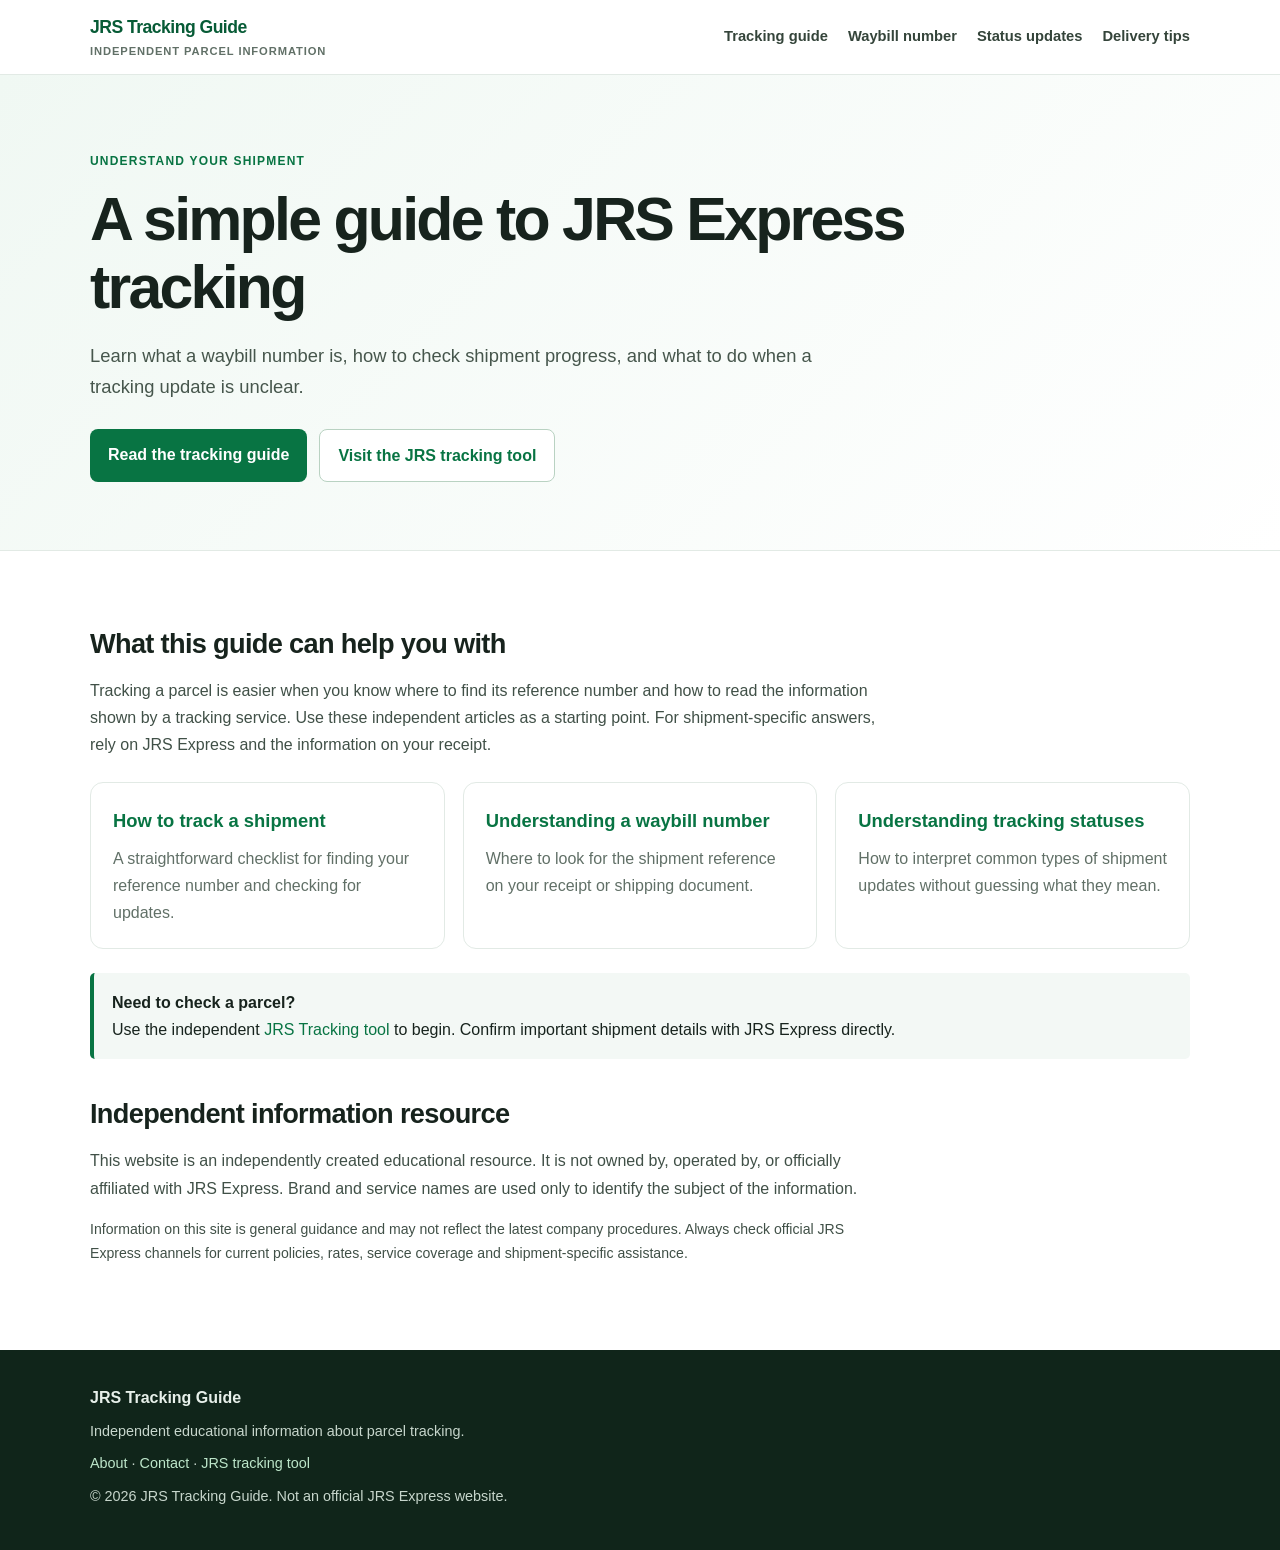
<file: index.html>
<!doctype html>
<html lang="en"><head><meta charset="utf-8"><meta name="viewport" content="width=device-width,initial-scale=1">
  <meta name="google-site-verification" content="-2aVvJ8oaGRu9CmoYB1gbvDHN2sowM9X8wVTmjIAGeE" />
<title>JRS Express Tracking Guide: Waybill and Shipment Help</title>
<meta name="description" content="An independent guide explaining JRS Express tracking, waybill numbers, shipment status updates and practical parcel-tracking tips.">
<link rel="canonical" href="https://jrs-tracking.github.io/guide/">
<link rel="stylesheet" href="assets/style.css"></head><body>
<header><div class="wrap nav"><a class="brand" href="index.html">JRS Tracking Guide<span>Independent parcel information</span></a><nav><a href="tracking-guide.html">Tracking guide</a><a href="waybill-number.html">Waybill number</a><a href="tracking-status.html">Status updates</a><a href="delivery-tips.html">Delivery tips</a></nav></div></header>
<section class="hero"><div class="wrap"><div class="eyebrow">Understand your shipment</div><h1>A simple guide to JRS Express tracking</h1><p class="lead">Learn what a waybill number is, how to check shipment progress, and what to do when a tracking update is unclear.</p><div class="actions"><a class="btn" href="tracking-guide.html">Read the tracking guide</a><a class="btn secondary" href="https://jrs-tracking.ph/">Visit the JRS tracking tool</a></div></div></section>
<main class="wrap"><div class="article"><h2>What this guide can help you with</h2><p>Tracking a parcel is easier when you know where to find its reference number and how to read the information shown by a tracking service. Use these independent articles as a starting point. For shipment-specific answers, rely on JRS Express and the information on your receipt.</p></div>
<div class="grid">
<article class="card"><h3><a href="tracking-guide.html">How to track a shipment</a></h3><p>A straightforward checklist for finding your reference number and checking for updates.</p></article>
<article class="card"><h3><a href="waybill-number.html">Understanding a waybill number</a></h3><p>Where to look for the shipment reference on your receipt or shipping document.</p></article>
<article class="card"><h3><a href="tracking-status.html">Understanding tracking statuses</a></h3><p>How to interpret common types of shipment updates without guessing what they mean.</p></article>
</div>
<div class="notice"><strong>Need to check a parcel?</strong><br>Use the independent <a href="https://jrs-tracking.ph/">JRS Tracking tool</a> to begin. Confirm important shipment details with JRS Express directly.</div>
<div class="article"><h2>Independent information resource</h2><p>This website is an independently created educational resource. It is not owned by, operated by, or officially affiliated with JRS Express. Brand and service names are used only to identify the subject of the information.</p><p class="small">Information on this site is general guidance and may not reflect the latest company procedures. Always check official JRS Express channels for current policies, rates, service coverage and shipment-specific assistance.</p></div></main>
<footer><div class="wrap"><strong>JRS Tracking Guide</strong><p>Independent educational information about parcel tracking.</p><p><a href="about.html">About</a> · <a href="contact.html">Contact</a> · <a href="https://jrs-tracking.ph/">JRS tracking tool</a></p><p>© 2026 JRS Tracking Guide. Not an official JRS Express website.</p></div></footer></body></html>
</file>
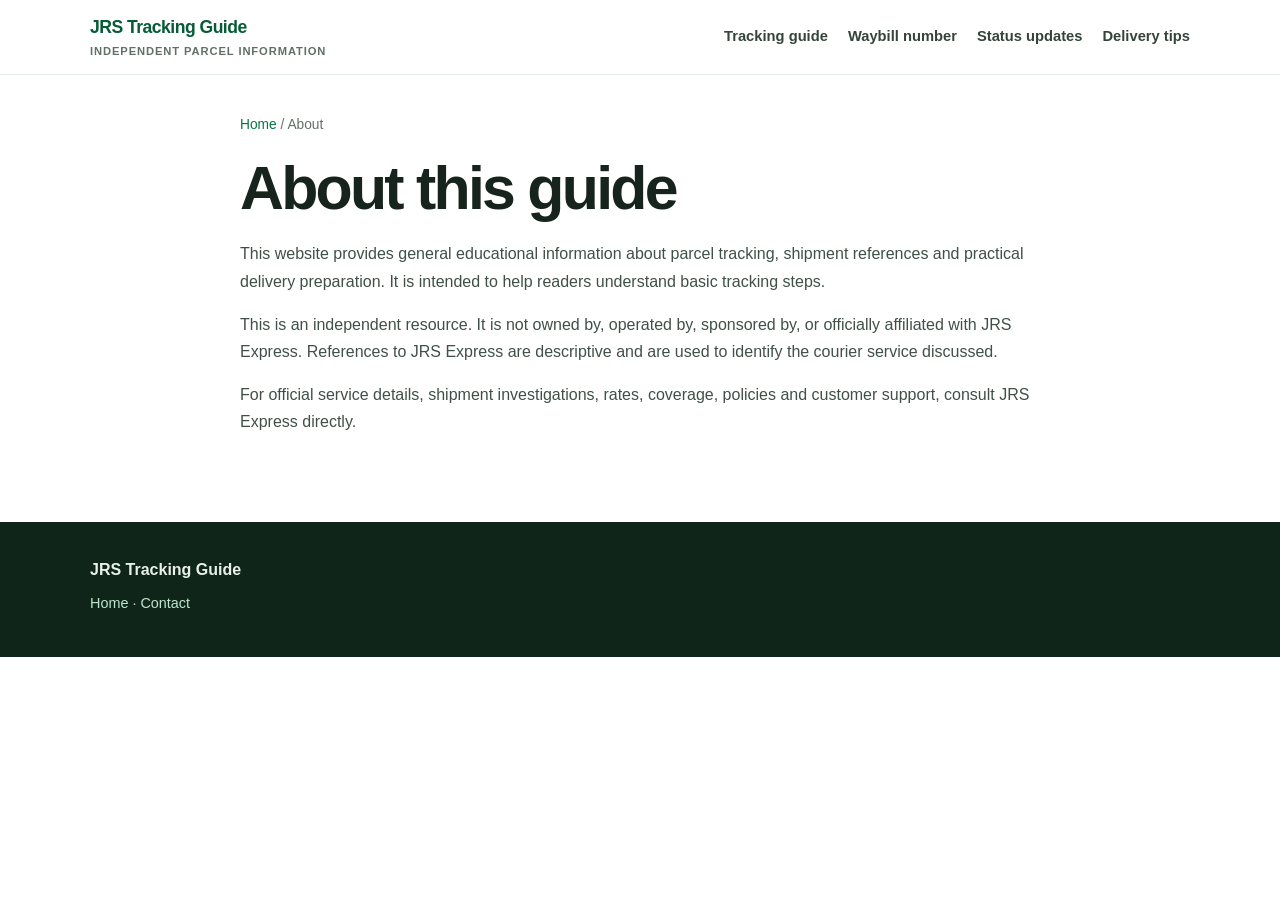
<file: about.html>
<!doctype html><html lang="en"><head><meta charset="utf-8"><meta name="viewport" content="width=device-width,initial-scale=1"><title>About This JRS Tracking Guide</title><meta name="description" content="Learn about this independent educational resource for parcel tracking and shipment-reference guidance."><link rel="canonical" href="https://jrs-tracking.github.io/guide/about.html"><link rel="stylesheet" href="assets/style.css"></head><body><header><div class="wrap nav"><a class="brand" href="index.html">JRS Tracking Guide<span>Independent parcel information</span></a><nav><a href="tracking-guide.html">Tracking guide</a><a href="waybill-number.html">Waybill number</a><a href="tracking-status.html">Status updates</a><a href="delivery-tips.html">Delivery tips</a></nav></div></header><main class="wrap article"><div class="breadcrumb"><a href="index.html">Home</a> / About</div><h1>About this guide</h1><p>This website provides general educational information about parcel tracking, shipment references and practical delivery preparation. It is intended to help readers understand basic tracking steps.</p><p>This is an independent resource. It is not owned by, operated by, sponsored by, or officially affiliated with JRS Express. References to JRS Express are descriptive and are used to identify the courier service discussed.</p><p>For official service details, shipment investigations, rates, coverage, policies and customer support, consult JRS Express directly.</p></main><footer><div class="wrap"><strong>JRS Tracking Guide</strong><p><a href="index.html">Home</a> · <a href="contact.html">Contact</a></p></div></footer></body></html>
</file>
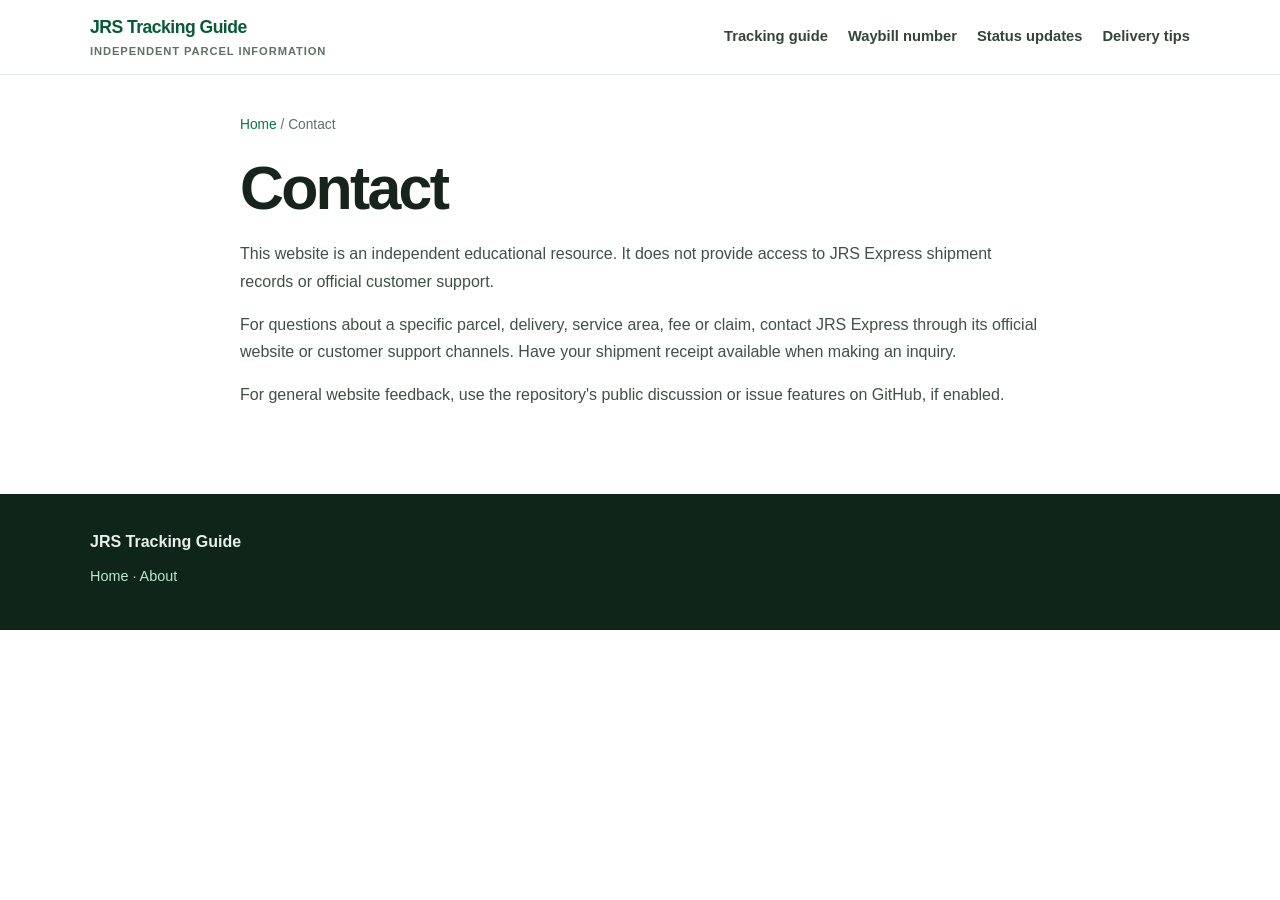
<file: contact.html>
<!doctype html><html lang="en"><head><meta charset="utf-8"><meta name="viewport" content="width=device-width,initial-scale=1"><title>Contact the JRS Tracking Guide</title><meta name="description" content="How to contact the publisher of this independent educational JRS tracking guide."><link rel="canonical" href="https://jrs-tracking.github.io/guide/contact.html"><link rel="stylesheet" href="assets/style.css"></head><body><header><div class="wrap nav"><a class="brand" href="index.html">JRS Tracking Guide<span>Independent parcel information</span></a><nav><a href="tracking-guide.html">Tracking guide</a><a href="waybill-number.html">Waybill number</a><a href="tracking-status.html">Status updates</a><a href="delivery-tips.html">Delivery tips</a></nav></div></header><main class="wrap article"><div class="breadcrumb"><a href="index.html">Home</a> / Contact</div><h1>Contact</h1><p>This website is an independent educational resource. It does not provide access to JRS Express shipment records or official customer support.</p><p>For questions about a specific parcel, delivery, service area, fee or claim, contact JRS Express through its official website or customer support channels. Have your shipment receipt available when making an inquiry.</p><p>For general website feedback, use the repository's public discussion or issue features on GitHub, if enabled.</p></main><footer><div class="wrap"><strong>JRS Tracking Guide</strong><p><a href="index.html">Home</a> · <a href="about.html">About</a></p></div></footer></body></html>
</file>
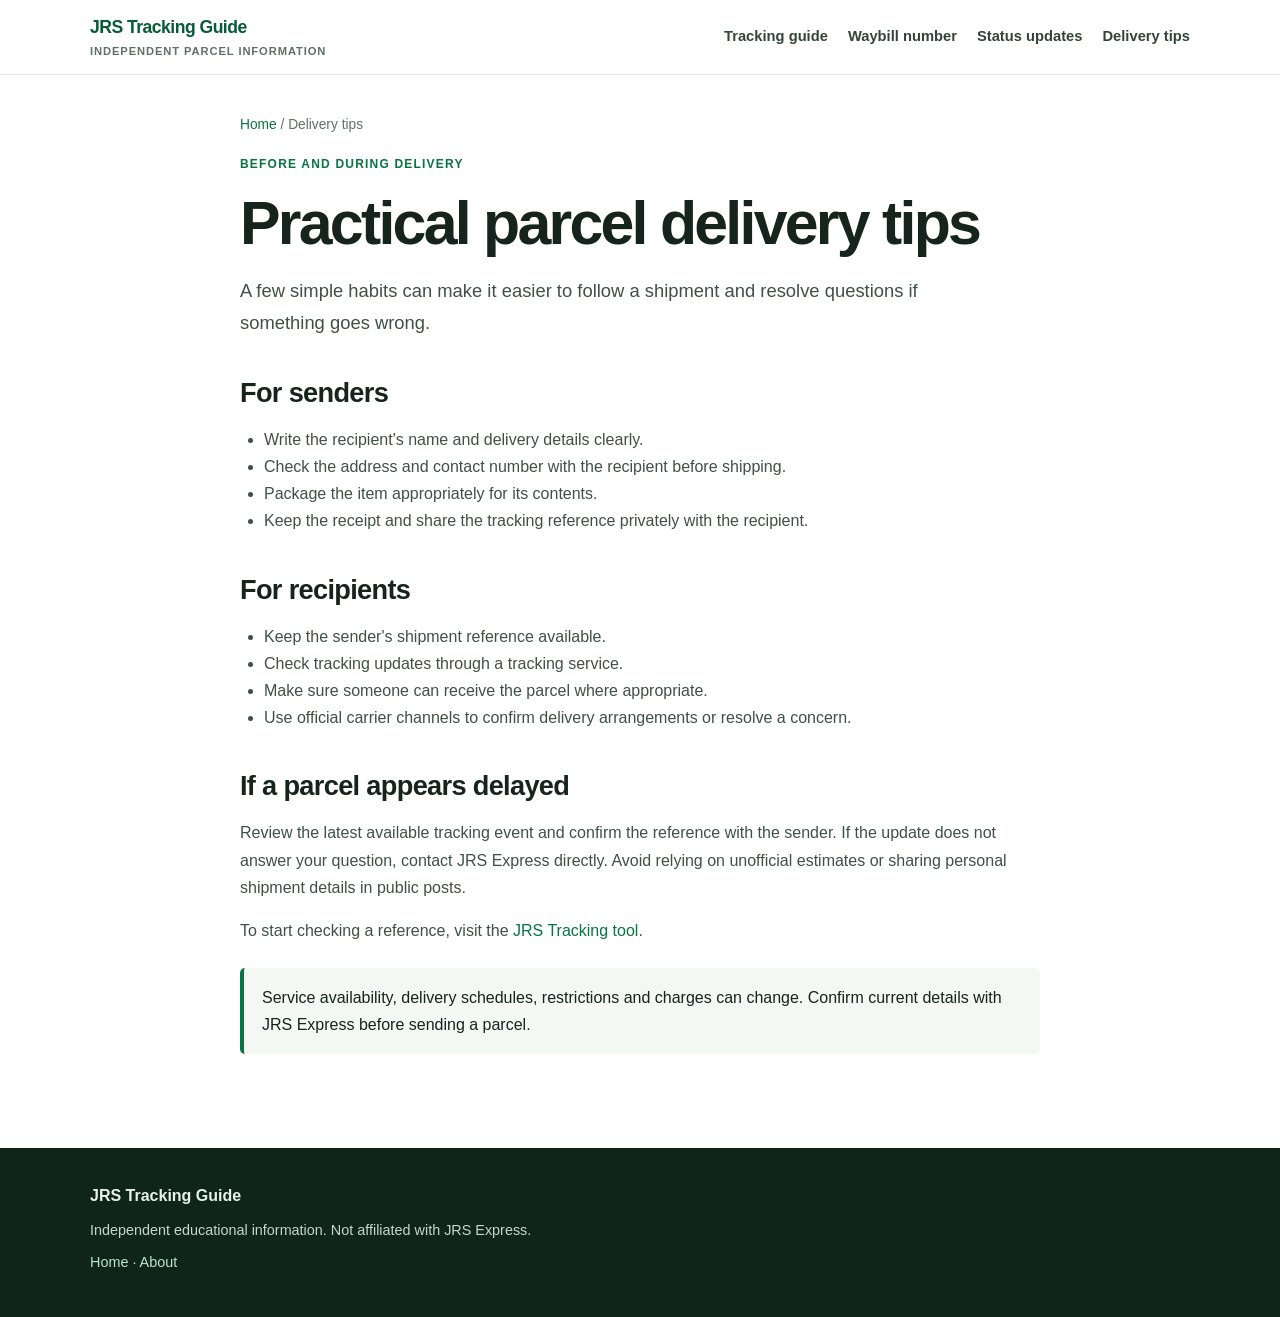
<file: delivery-tips.html>
<!doctype html><html lang="en"><head><meta charset="utf-8"><meta name="viewport" content="width=device-width,initial-scale=1"><title>JRS Parcel Delivery: Practical Preparation Tips</title><meta name="description" content="Practical tips for senders and recipients preparing for a parcel delivery, checking details and keeping shipment records."><link rel="canonical" href="https://jrs-tracking.github.io/guide/delivery-tips.html"><link rel="stylesheet" href="assets/style.css"></head><body>
<header><div class="wrap nav"><a class="brand" href="index.html">JRS Tracking Guide<span>Independent parcel information</span></a><nav><a href="tracking-guide.html">Tracking guide</a><a href="waybill-number.html">Waybill number</a><a href="tracking-status.html">Status updates</a><a href="delivery-tips.html">Delivery tips</a></nav></div></header>
<main class="wrap article"><div class="breadcrumb"><a href="index.html">Home</a> / Delivery tips</div><div class="eyebrow">Before and during delivery</div><h1>Practical parcel delivery tips</h1><p class="lead">A few simple habits can make it easier to follow a shipment and resolve questions if something goes wrong.</p>
<h2>For senders</h2><ul><li>Write the recipient's name and delivery details clearly.</li><li>Check the address and contact number with the recipient before shipping.</li><li>Package the item appropriately for its contents.</li><li>Keep the receipt and share the tracking reference privately with the recipient.</li></ul>
<h2>For recipients</h2><ul><li>Keep the sender's shipment reference available.</li><li>Check tracking updates through a tracking service.</li><li>Make sure someone can receive the parcel where appropriate.</li><li>Use official carrier channels to confirm delivery arrangements or resolve a concern.</li></ul>
<h2>If a parcel appears delayed</h2><p>Review the latest available tracking event and confirm the reference with the sender. If the update does not answer your question, contact JRS Express directly. Avoid relying on unofficial estimates or sharing personal shipment details in public posts.</p>
<p>To start checking a reference, visit the <a href="https://jrs-tracking.ph/">JRS Tracking tool</a>.</p>
<div class="notice">Service availability, delivery schedules, restrictions and charges can change. Confirm current details with JRS Express before sending a parcel.</div></main>
<footer><div class="wrap"><strong>JRS Tracking Guide</strong><p>Independent educational information. Not affiliated with JRS Express.</p><p><a href="index.html">Home</a> · <a href="about.html">About</a></p></div></footer></body></html>
</file>
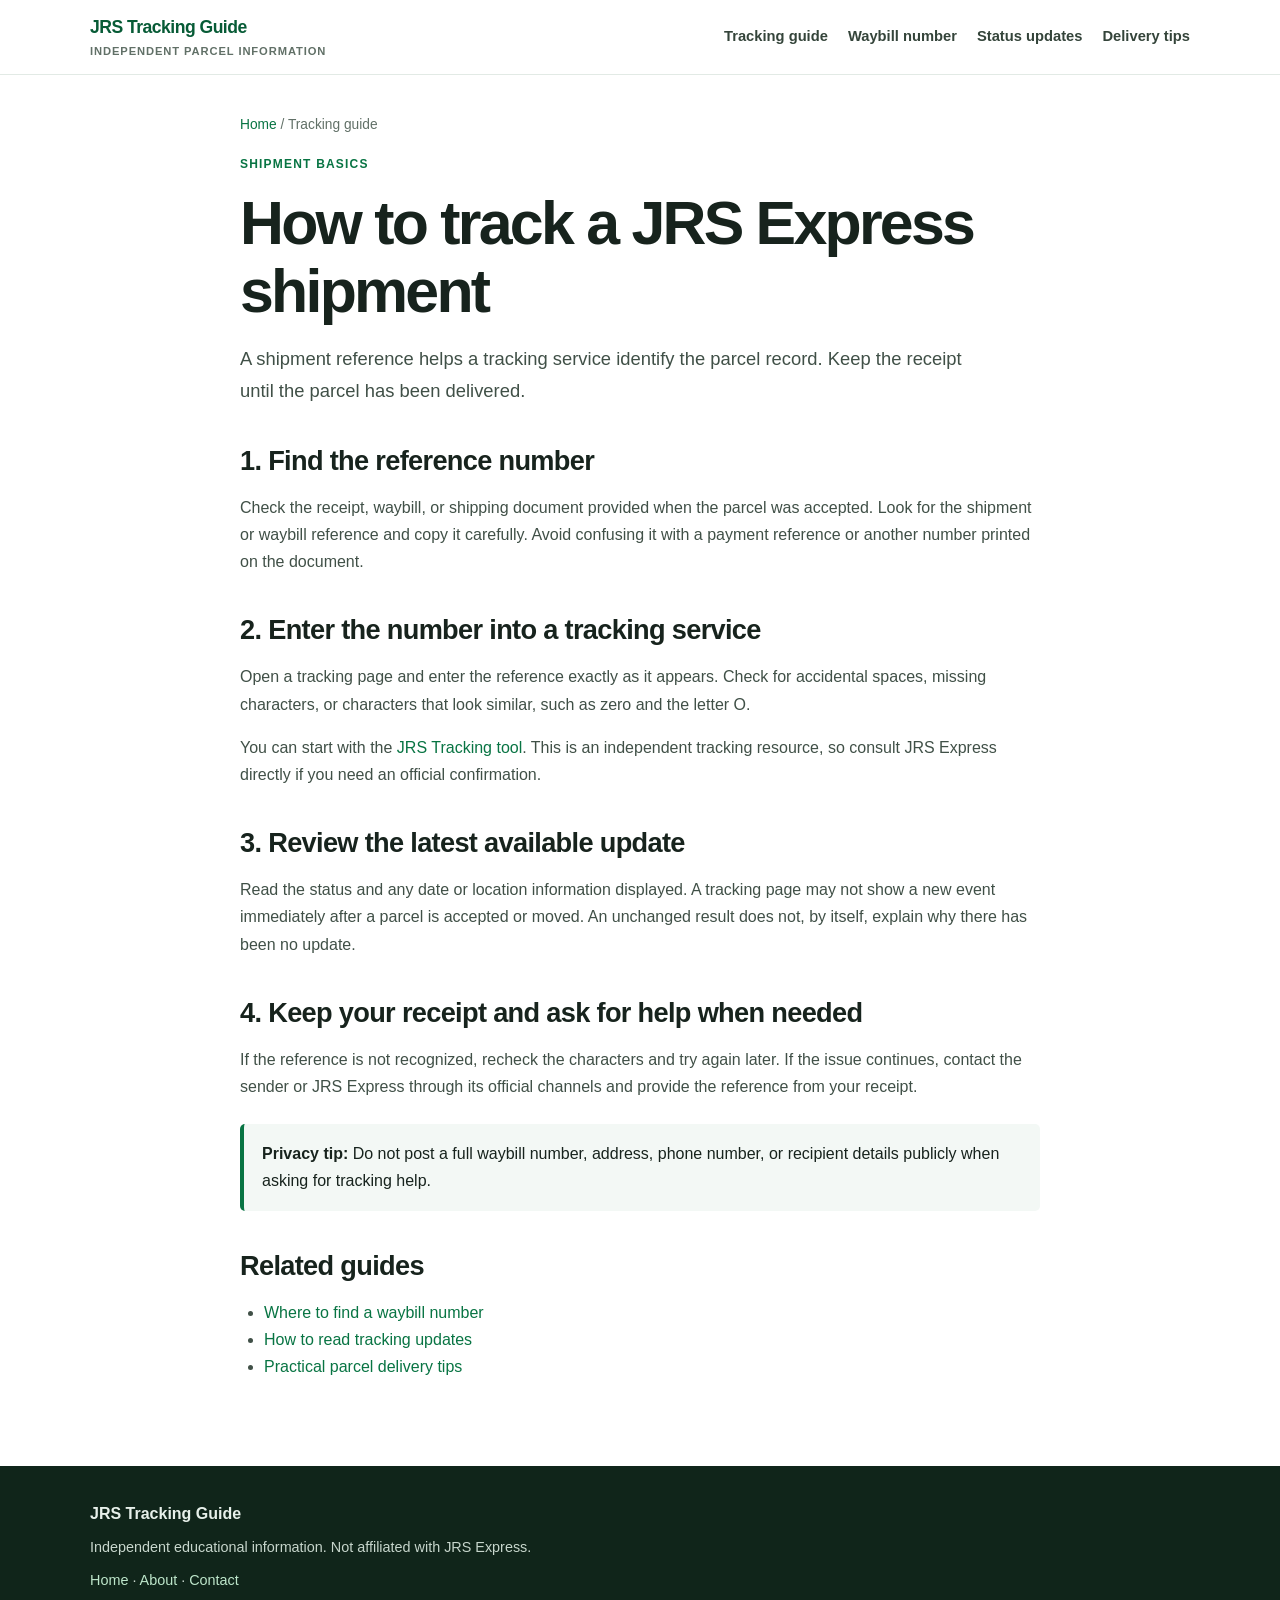
<file: tracking-guide.html>
<!doctype html><html lang="en"><head><meta charset="utf-8"><meta name="viewport" content="width=device-width,initial-scale=1"><title>How to Track a JRS Express Shipment | Step-by-Step Guide</title><meta name="description" content="Learn the basic steps for checking a JRS Express parcel using the shipment reference on your receipt."><link rel="canonical" href="https://jrs-tracking.github.io/guide/tracking-guide.html"><link rel="stylesheet" href="assets/style.css"></head><body>
<header><div class="wrap nav"><a class="brand" href="index.html">JRS Tracking Guide<span>Independent parcel information</span></a><nav><a href="tracking-guide.html">Tracking guide</a><a href="waybill-number.html">Waybill number</a><a href="tracking-status.html">Status updates</a><a href="delivery-tips.html">Delivery tips</a></nav></div></header>
<main class="wrap article"><div class="breadcrumb"><a href="index.html">Home</a> / Tracking guide</div><div class="eyebrow">Shipment basics</div><h1>How to track a JRS Express shipment</h1><p class="lead">A shipment reference helps a tracking service identify the parcel record. Keep the receipt until the parcel has been delivered.</p>
<h2>1. Find the reference number</h2><p>Check the receipt, waybill, or shipping document provided when the parcel was accepted. Look for the shipment or waybill reference and copy it carefully. Avoid confusing it with a payment reference or another number printed on the document.</p>
<h2>2. Enter the number into a tracking service</h2><p>Open a tracking page and enter the reference exactly as it appears. Check for accidental spaces, missing characters, or characters that look similar, such as zero and the letter O.</p><p>You can start with the <a href="https://jrs-tracking.ph/">JRS Tracking tool</a>. This is an independent tracking resource, so consult JRS Express directly if you need an official confirmation.</p>
<h2>3. Review the latest available update</h2><p>Read the status and any date or location information displayed. A tracking page may not show a new event immediately after a parcel is accepted or moved. An unchanged result does not, by itself, explain why there has been no update.</p>
<h2>4. Keep your receipt and ask for help when needed</h2><p>If the reference is not recognized, recheck the characters and try again later. If the issue continues, contact the sender or JRS Express through its official channels and provide the reference from your receipt.</p>
<div class="notice"><strong>Privacy tip:</strong> Do not post a full waybill number, address, phone number, or recipient details publicly when asking for tracking help.</div>
<h2>Related guides</h2><ul><li><a href="waybill-number.html">Where to find a waybill number</a></li><li><a href="tracking-status.html">How to read tracking updates</a></li><li><a href="delivery-tips.html">Practical parcel delivery tips</a></li></ul></main>
<footer><div class="wrap"><strong>JRS Tracking Guide</strong><p>Independent educational information. Not affiliated with JRS Express.</p><p><a href="index.html">Home</a> · <a href="about.html">About</a> · <a href="contact.html">Contact</a></p></div></footer></body></html>
</file>
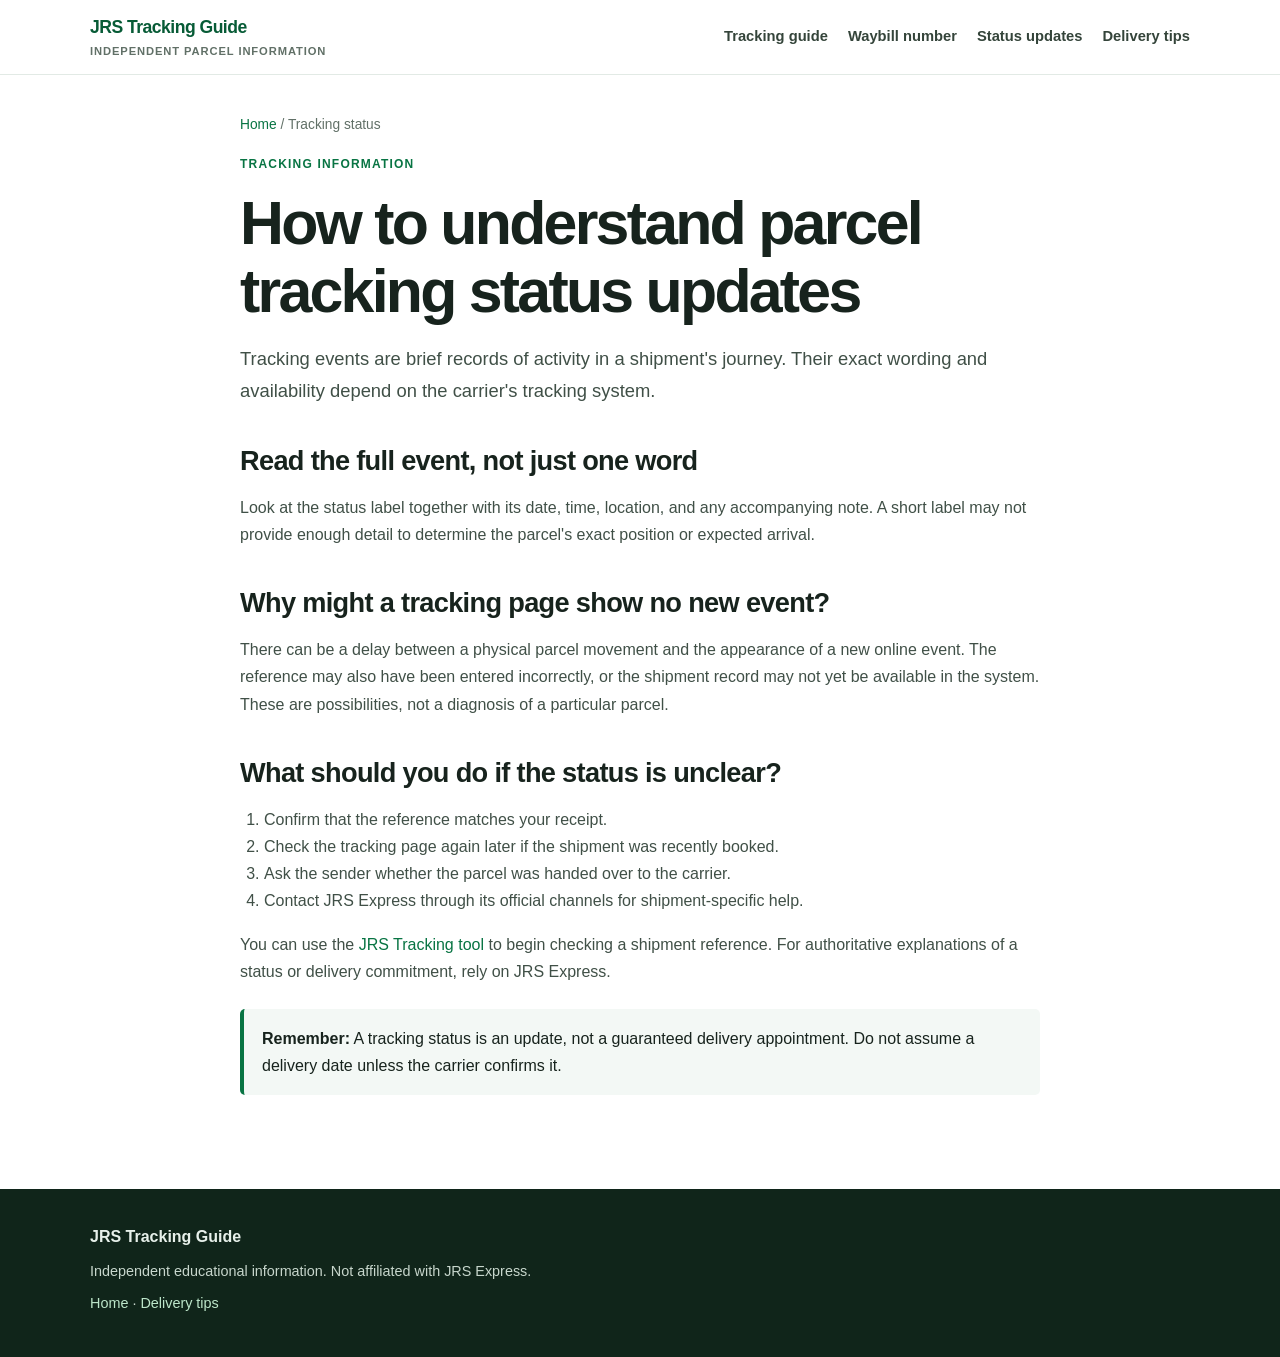
<file: tracking-status.html>
<!doctype html><html lang="en"><head><meta charset="utf-8"><meta name="viewport" content="width=device-width,initial-scale=1"><title>How to Understand Parcel Tracking Status Updates</title><meta name="description" content="A practical explanation of common parcel tracking update types and what to do when a shipment status is unclear."><link rel="canonical" href="https://jrs-tracking.github.io/guide/tracking-status.html"><link rel="stylesheet" href="assets/style.css"></head><body>
<header><div class="wrap nav"><a class="brand" href="index.html">JRS Tracking Guide<span>Independent parcel information</span></a><nav><a href="tracking-guide.html">Tracking guide</a><a href="waybill-number.html">Waybill number</a><a href="tracking-status.html">Status updates</a><a href="delivery-tips.html">Delivery tips</a></nav></div></header>
<main class="wrap article"><div class="breadcrumb"><a href="index.html">Home</a> / Tracking status</div><div class="eyebrow">Tracking information</div><h1>How to understand parcel tracking status updates</h1><p class="lead">Tracking events are brief records of activity in a shipment's journey. Their exact wording and availability depend on the carrier's tracking system.</p>
<h2>Read the full event, not just one word</h2><p>Look at the status label together with its date, time, location, and any accompanying note. A short label may not provide enough detail to determine the parcel's exact position or expected arrival.</p>
<h2>Why might a tracking page show no new event?</h2><p>There can be a delay between a physical parcel movement and the appearance of a new online event. The reference may also have been entered incorrectly, or the shipment record may not yet be available in the system. These are possibilities, not a diagnosis of a particular parcel.</p>
<h2>What should you do if the status is unclear?</h2><ol><li>Confirm that the reference matches your receipt.</li><li>Check the tracking page again later if the shipment was recently booked.</li><li>Ask the sender whether the parcel was handed over to the carrier.</li><li>Contact JRS Express through its official channels for shipment-specific help.</li></ol>
<p>You can use the <a href="https://jrs-tracking.ph/">JRS Tracking tool</a> to begin checking a shipment reference. For authoritative explanations of a status or delivery commitment, rely on JRS Express.</p>
<div class="notice"><strong>Remember:</strong> A tracking status is an update, not a guaranteed delivery appointment. Do not assume a delivery date unless the carrier confirms it.</div></main>
<footer><div class="wrap"><strong>JRS Tracking Guide</strong><p>Independent educational information. Not affiliated with JRS Express.</p><p><a href="index.html">Home</a> · <a href="delivery-tips.html">Delivery tips</a></p></div></footer></body></html>
</file>
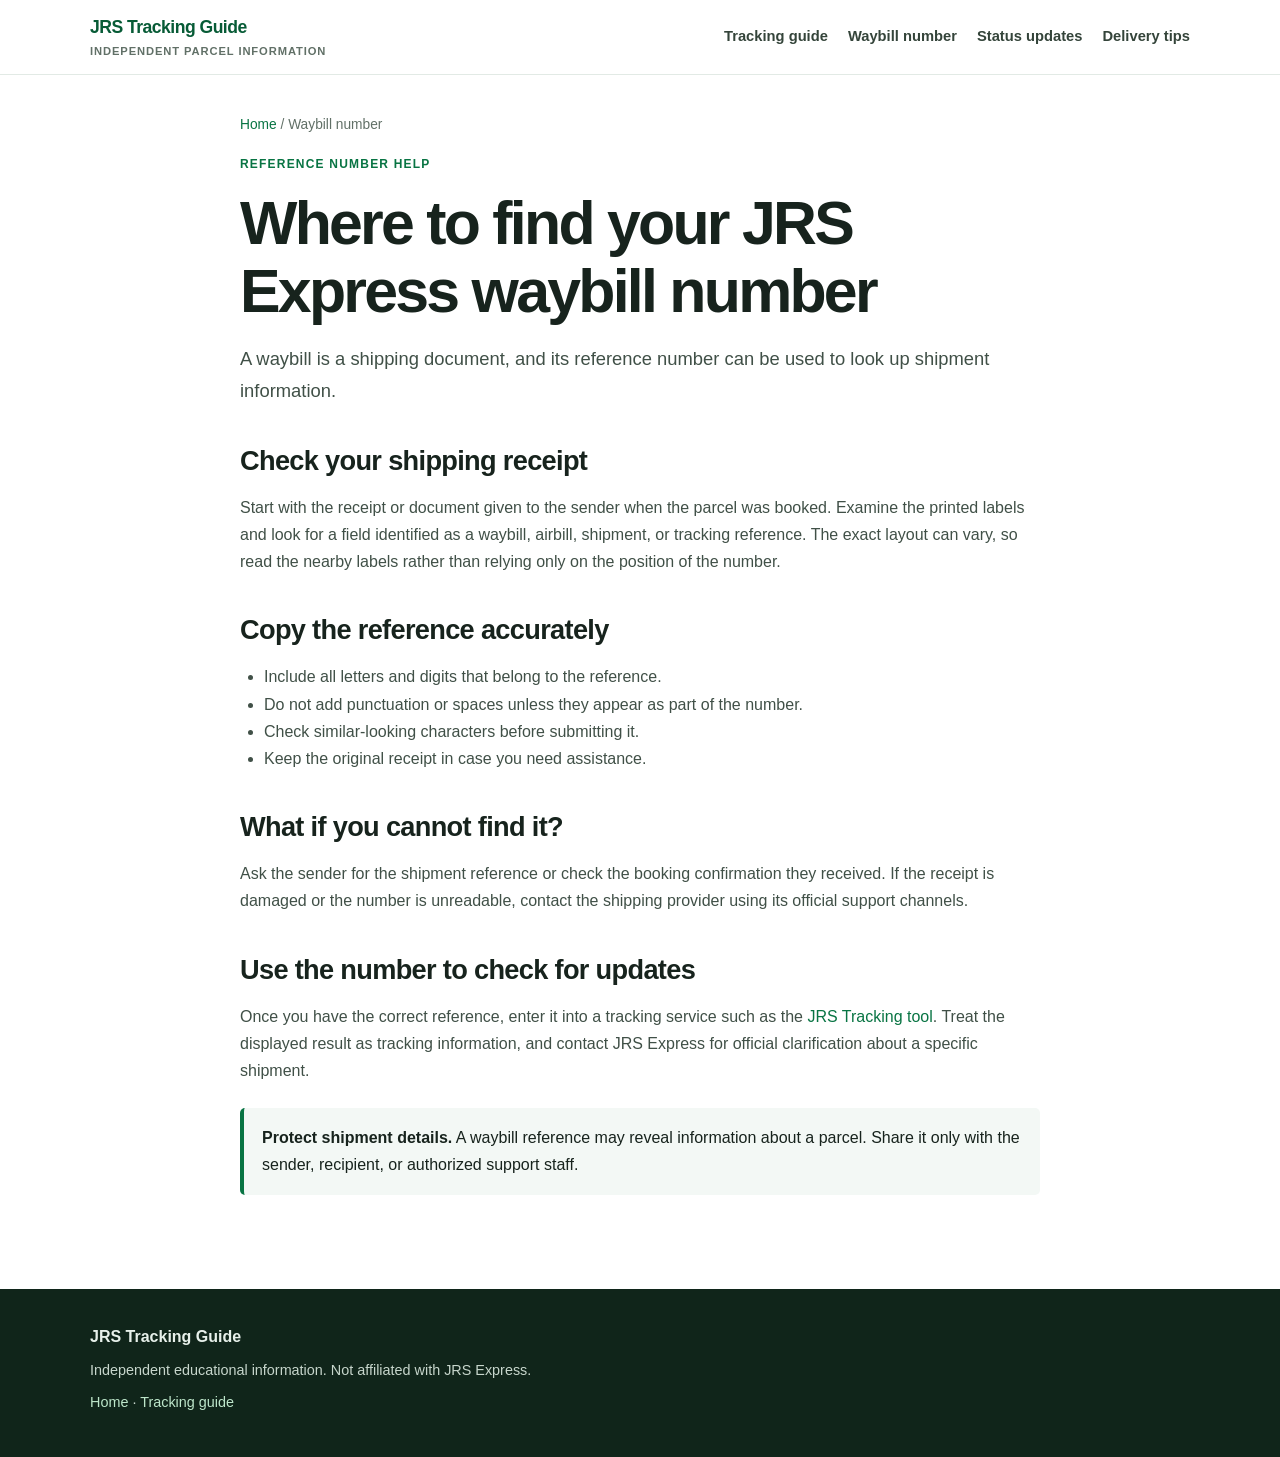
<file: waybill-number.html>
<!doctype html><html lang="en"><head><meta charset="utf-8"><meta name="viewport" content="width=device-width,initial-scale=1"><title>JRS Express Waybill Number: Where to Find It</title><meta name="description" content="Learn what a waybill number is, where to look for it on a shipping receipt, and how to enter it carefully."><link rel="canonical" href="https://jrs-tracking.github.io/guide/waybill-number.html"><link rel="stylesheet" href="assets/style.css"></head><body>
<header><div class="wrap nav"><a class="brand" href="index.html">JRS Tracking Guide<span>Independent parcel information</span></a><nav><a href="tracking-guide.html">Tracking guide</a><a href="waybill-number.html">Waybill number</a><a href="tracking-status.html">Status updates</a><a href="delivery-tips.html">Delivery tips</a></nav></div></header>
<main class="wrap article"><div class="breadcrumb"><a href="index.html">Home</a> / Waybill number</div><div class="eyebrow">Reference number help</div><h1>Where to find your JRS Express waybill number</h1><p class="lead">A waybill is a shipping document, and its reference number can be used to look up shipment information.</p>
<h2>Check your shipping receipt</h2><p>Start with the receipt or document given to the sender when the parcel was booked. Examine the printed labels and look for a field identified as a waybill, airbill, shipment, or tracking reference. The exact layout can vary, so read the nearby labels rather than relying only on the position of the number.</p>
<h2>Copy the reference accurately</h2><ul><li>Include all letters and digits that belong to the reference.</li><li>Do not add punctuation or spaces unless they appear as part of the number.</li><li>Check similar-looking characters before submitting it.</li><li>Keep the original receipt in case you need assistance.</li></ul>
<h2>What if you cannot find it?</h2><p>Ask the sender for the shipment reference or check the booking confirmation they received. If the receipt is damaged or the number is unreadable, contact the shipping provider using its official support channels.</p>
<h2>Use the number to check for updates</h2><p>Once you have the correct reference, enter it into a tracking service such as the <a href="https://jrs-tracking.ph/">JRS Tracking tool</a>. Treat the displayed result as tracking information, and contact JRS Express for official clarification about a specific shipment.</p>
<div class="notice"><strong>Protect shipment details.</strong> A waybill reference may reveal information about a parcel. Share it only with the sender, recipient, or authorized support staff.</div></main>
<footer><div class="wrap"><strong>JRS Tracking Guide</strong><p>Independent educational information. Not affiliated with JRS Express.</p><p><a href="index.html">Home</a> · <a href="tracking-guide.html">Tracking guide</a></p></div></footer></body></html>
</file>
<file: assets/style.css>
:root{--green:#087443;--green-dark:#075b36;--ink:#17231d;--muted:#617067;--line:#e2eae5;--soft:#f3f8f5;--white:#fff;--max:1100px}
*{box-sizing:border-box}html{scroll-behavior:smooth}body{margin:0;font-family:Arial,Helvetica,sans-serif;color:var(--ink);line-height:1.7;background:#fff}
a{color:var(--green);text-decoration:none}a:hover{text-decoration:underline}
.wrap{width:min(var(--max),calc(100% - 40px));margin:auto}
header{border-bottom:1px solid var(--line);background:#fff}.nav{min-height:74px;display:flex;align-items:center;justify-content:space-between;gap:24px}
.brand{font-size:1.1rem;font-weight:800;color:var(--green-dark);letter-spacing:-.03em}.brand span{display:block;font-size:.7rem;letter-spacing:.08em;color:var(--muted);font-weight:600;text-transform:uppercase}
nav{display:flex;gap:20px;flex-wrap:wrap}nav a{font-size:.92rem;font-weight:700;color:#34443a}
.hero{background:linear-gradient(135deg,#f0f8f3,#fff);padding:76px 0 68px;border-bottom:1px solid var(--line)}
.eyebrow{color:var(--green);font-weight:800;text-transform:uppercase;letter-spacing:.1em;font-size:.75rem}
h1{font-size:clamp(2.2rem,5vw,3.8rem);line-height:1.12;letter-spacing:-.045em;margin:14px 0 18px;max-width:850px}
h2{font-size:1.7rem;line-height:1.25;letter-spacing:-.025em;margin:38px 0 12px}h3{font-size:1.15rem;margin:0 0 8px}
.lead{font-size:1.15rem;color:#46564c;max-width:760px}
.actions{display:flex;gap:12px;flex-wrap:wrap;margin-top:26px}
.btn{display:inline-block;padding:12px 18px;border-radius:8px;background:var(--green);color:#fff;font-weight:800}.btn:hover{background:var(--green-dark);text-decoration:none}
.btn.secondary{background:#fff;color:var(--green);border:1px solid #b9d2c2}
main{padding:38px 0 70px}.grid{display:grid;grid-template-columns:repeat(3,1fr);gap:18px;margin:24px 0}
.card{border:1px solid var(--line);border-radius:13px;padding:22px;background:#fff}.card p{color:var(--muted);margin:8px 0 0}
.notice{background:var(--soft);border-left:4px solid var(--green);padding:16px 18px;border-radius:5px;margin:24px 0}
.article{max-width:800px}.article p,.article li{color:#405047}.article ul,.article ol{padding-left:24px}
.breadcrumb{font-size:.86rem;color:var(--muted);margin-bottom:18px}
footer{background:#10251a;color:#e7f0ea;padding:34px 0}footer a{color:#bde6ca}footer p{margin:8px 0;color:#c7d6cc;font-size:.9rem}
.small{font-size:.88rem;color:var(--muted)}.updated{font-size:.85rem;color:var(--muted)}
@media(max-width:760px){.nav{align-items:flex-start;flex-direction:column;padding:16px 0}nav{gap:12px}.hero{padding:54px 0}.grid{grid-template-columns:1fr}h1{font-size:2.4rem}.wrap{width:min(var(--max),calc(100% - 30px))}}
</file>
